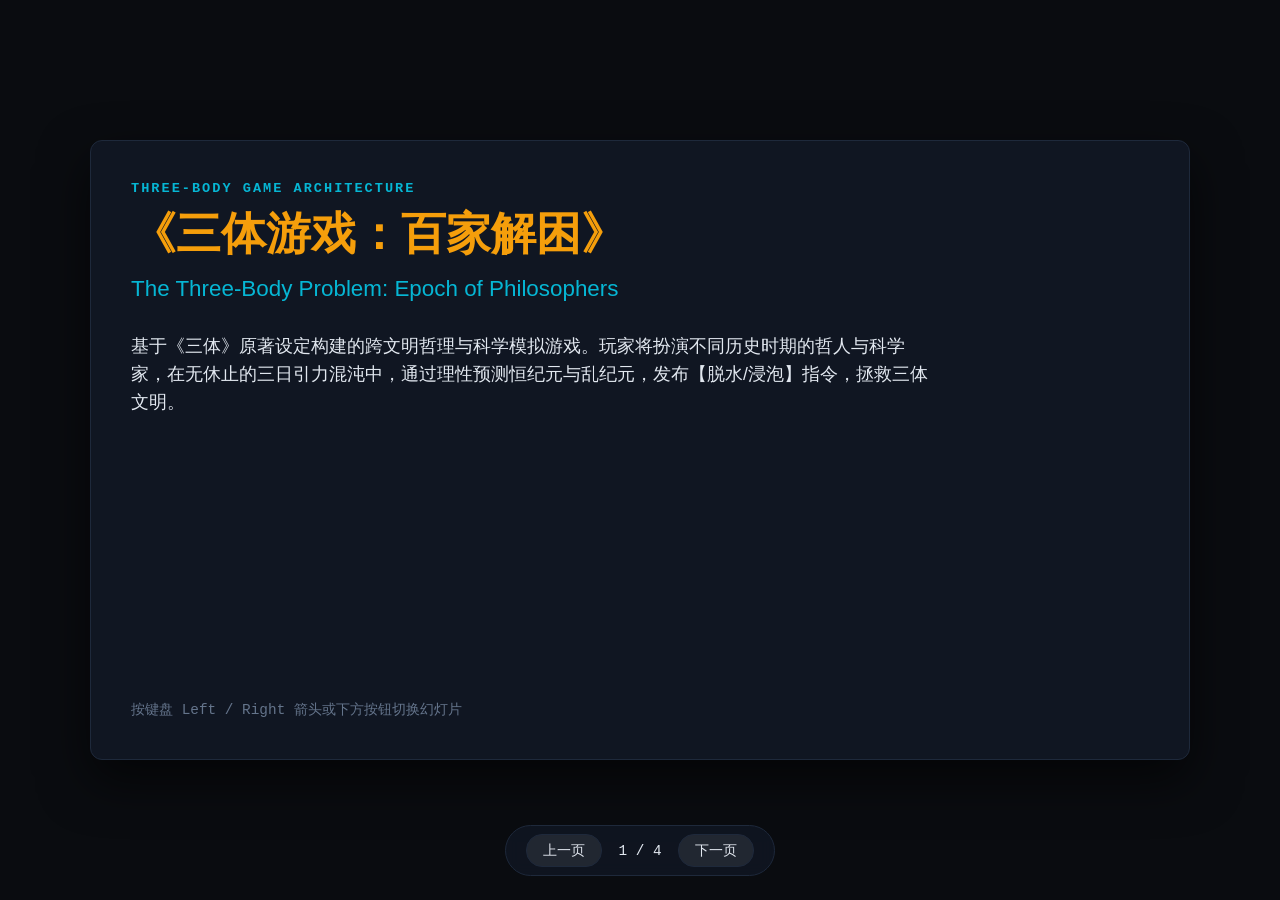
<file: presentation.html>
<!DOCTYPE html>
<html lang="zh-CN">
<head>
    <meta charset="UTF-8">
    <meta name="viewport" content="width=device-width, initial-scale=1.0">
    <title>三体游戏：百家解困 — 策划与架构方案</title>
    <style>
        :root {
            --bg-dark: #0a0c10;
            --panel-bg: #101622;
            --panel-border: #1e293b;
            --amber-primary: #f59e0b;
            --cyan-primary: #06b6d4;
            --green-stable: #10b981;
            --red-alert: #ef4444;
            --text-main: #e2e8f0;
            --text-muted: #64748b;
            --font-mono: 'Courier New', Courier, monospace;
        }

        * { box-sizing: border-box; margin: 0; padding: 0; }

        body {
            background-color: var(--bg-dark);
            color: var(--text-main);
            font-family: -apple-system, BlinkMacSystemFont, "Segoe UI", Roboto, sans-serif;
            display: flex;
            flex-direction: column;
            align-items: center;
            justify-content: center;
            min-height: 100vh;
            overflow: hidden;
        }

        .slide-container {
            width: 1100px;
            height: 620px;
            background: var(--panel-bg);
            border: 1px solid var(--panel-border);
            border-radius: 12px;
            position: relative;
            box-shadow: 0 20px 50px rgba(0, 0, 0, 0.6);
            padding: 40px;
            display: none;
            flex-direction: column;
            justify-content: space-between;
        }

        .slide-container.active {
            display: flex;
        }

        .kicker {
            font-family: var(--font-mono);
            font-size: 0.85rem;
            color: var(--cyan-primary);
            text-transform: uppercase;
            letter-spacing: 2px;
            font-weight: bold;
            margin-bottom: 8px;
        }

        .slide-title {
            font-size: 1.8rem;
            color: var(--amber-primary);
            font-weight: bold;
            margin-bottom: 24px;
        }

        .grid-3 {
            display: grid;
            grid-template-columns: repeat(3, 1fr);
            gap: 20px;
        }

        .grid-2 {
            display: grid;
            grid-template-columns: repeat(2, 1fr);
            gap: 20px;
        }

        .card {
            background: rgba(255, 255, 255, 0.02);
            border: 1px solid var(--panel-border);
            border-radius: 8px;
            padding: 24px;
            display: flex;
            flex-direction: column;
            gap: 12px;
        }

        .card-title {
            font-size: 1.1rem;
            font-weight: bold;
            color: var(--amber-primary);
        }

        .card-body {
            font-size: 0.95rem;
            color: var(--text-main);
            line-height: 1.5;
        }

        /* Nav controls */
        .controls {
            position: fixed;
            bottom: 24px;
            display: flex;
            gap: 16px;
            align-items: center;
            background: rgba(16, 22, 34, 0.9);
            padding: 8px 20px;
            border-radius: 30px;
            border: 1px solid var(--panel-border);
            backdrop-filter: blur(8px);
        }

        .btn-nav {
            background: rgba(255, 255, 255, 0.08);
            border: 1px solid var(--panel-border);
            color: var(--text-main);
            padding: 6px 16px;
            border-radius: 16px;
            cursor: pointer;
            font-size: 0.9rem;
        }

        .btn-nav:hover { background: var(--amber-primary); color: #000; }
    </style>
</head>
<body>

    <!-- Slide 1: Cover -->
    <div class="slide-container active">
        <div>
            <div class="kicker">THREE-BODY GAME ARCHITECTURE</div>
            <h1 style="font-size: 2.8rem; color: var(--amber-primary); margin-bottom: 12px;">《三体游戏：百家解困》</h1>
            <h2 style="font-size: 1.4rem; color: var(--cyan-primary); font-weight: normal; margin-bottom: 30px;">The Three-Body Problem: Epoch of Philosophers</h2>
            <p style="font-size: 1.1rem; line-height: 1.6; max-width: 800px; color: var(--text-main);">
                基于《三体》原著设定构建的跨文明哲理与科学模拟游戏。玩家将扮演不同历史时期的哲人与科学家，在无休止的三日引力混沌中，通过理性预测恒纪元与乱纪元，发布【脱水/浸泡】指令，拯救三体文明。
            </p>
        </div>
        <div style="font-family: var(--font-mono); color: var(--text-muted); font-size: 0.9rem;">
            按键盘 Left / Right 箭头或下方按钮切换幻灯片
        </div>
    </div>

    <!-- Slide 2: Lore & Objectives -->
    <div class="slide-container">
        <div>
            <div class="kicker">01 / CORE CONCEPT</div>
            <div class="slide-title">核心设定与体验目标</div>
            <div class="grid-3">
                <div class="card">
                    <div class="card-title">致敬原著 VR 游戏</div>
                    <div class="card-body">完整复刻周文王卜卦、墨子暗室光球、牛顿微积分与冯·诺依曼人肉计算机的经典思想碰撞。</div>
                </div>
                <div class="card">
                    <div class="card-title" style="color: var(--cyan-primary);">核心生存机制</div>
                    <div class="card-body">在乱纪元来临时及时【脱水】避难，在恒纪元来临时【浸泡】复苏繁衍与科研。</div>
                </div>
                <div class="card">
                    <div class="card-title" style="color: var(--green-stable);">文明纪元继承</div>
                    <div class="card-body">经历一次次毁灭与重生，将上一纪元的物理与哲学知识传承至下一个文明（如第137号文明）。</div>
                </div>
            </div>
        </div>
    </div>

    <!-- Slide 3: Gameplay Loop -->
    <div class="slide-container">
        <div>
            <div class="kicker">02 / GAMEPLAY LOOP</div>
            <div class="slide-title">核心玩法循环</div>
            <div class="grid-2" style="grid-template-columns: repeat(4, 1fr);">
                <div class="card">
                    <div class="card-title">1. 观天象</div>
                    <div class="card-body">观察太阳数量、地表温度、飞星轨迹与巨型单摆周期。</div>
                </div>
                <div class="card">
                    <div class="card-title" style="color: var(--cyan-primary);">2. 集智者</div>
                    <div class="card-body">招募与组合不同学派的哲人（文王、墨子、牛顿、冯诺依曼）。</div>
                </div>
                <div class="card">
                    <div class="card-title" style="color: var(--green-stable);">3. 定策略</div>
                    <div class="card-body">分析预测报告，发布【脱水/浸泡】指令并分配生产力。</div>
                </div>
                <div class="card">
                    <div class="card-title" style="color: var(--red-alert);">4. 历纪元</div>
                    <div class="card-body">验证预测结果，经历毁灭或繁荣，传承知识遗产。</div>
                </div>
            </div>
        </div>
    </div>

    <!-- Slide 4: Prototype -->
    <div class="slide-container">
        <div>
            <div class="kicker">03 / PLAYABLE DEMO</div>
            <div class="slide-title">实机 MVP 原型已就绪</div>
            <div class="card" style="border-color: var(--amber-primary);">
                <div class="card-title">本地在线体验 (Local Interactive Preview)</div>
                <div class="card-body">
                    已为你构建可直接试玩的 HTML5 / Canvas / JS 原型程序，支持三体引力模拟、遥测显示、哲人预测与脱水指令。
                    <br><br>
                    <strong>试玩地址：</strong> <code style="color: var(--cyan-primary); font-family: var(--font-mono);">http://localhost:8088/index.html</code>
                </div>
            </div>
        </div>
    </div>

    <!-- Controls -->
    <div class="controls">
        <button class="btn-nav" id="btn-prev">上一页</button>
        <span id="slide-counter" style="font-family: var(--font-mono); font-size: 0.9rem;">1 / 4</span>
        <button class="btn-nav" id="btn-next">下一页</button>
    </div>

    <script>
        const slides = document.querySelectorAll('.slide-container');
        let current = 0;

        function showSlide(index) {
            slides.forEach((s, i) => s.classList.toggle('active', i === index));
            document.getElementById('slide-counter').innerText = `${index + 1} / ${slides.length}`;
        }

        document.getElementById('btn-prev').addEventListener('click', () => {
            if (current > 0) { current--; showSlide(current); }
        });
        document.getElementById('btn-next').addEventListener('click', () => {
            if (current < slides.length - 1) { current++; showSlide(current); }
        });

        document.addEventListener('keydown', (e) => {
            if (e.key === 'ArrowRight' || e.key === ' ') {
                if (current < slides.length - 1) { current++; showSlide(current); }
            } else if (e.key === 'ArrowLeft') {
                if (current > 0) { current--; showSlide(current); }
            }
        });
    </script>
</body>
</html>
</file>
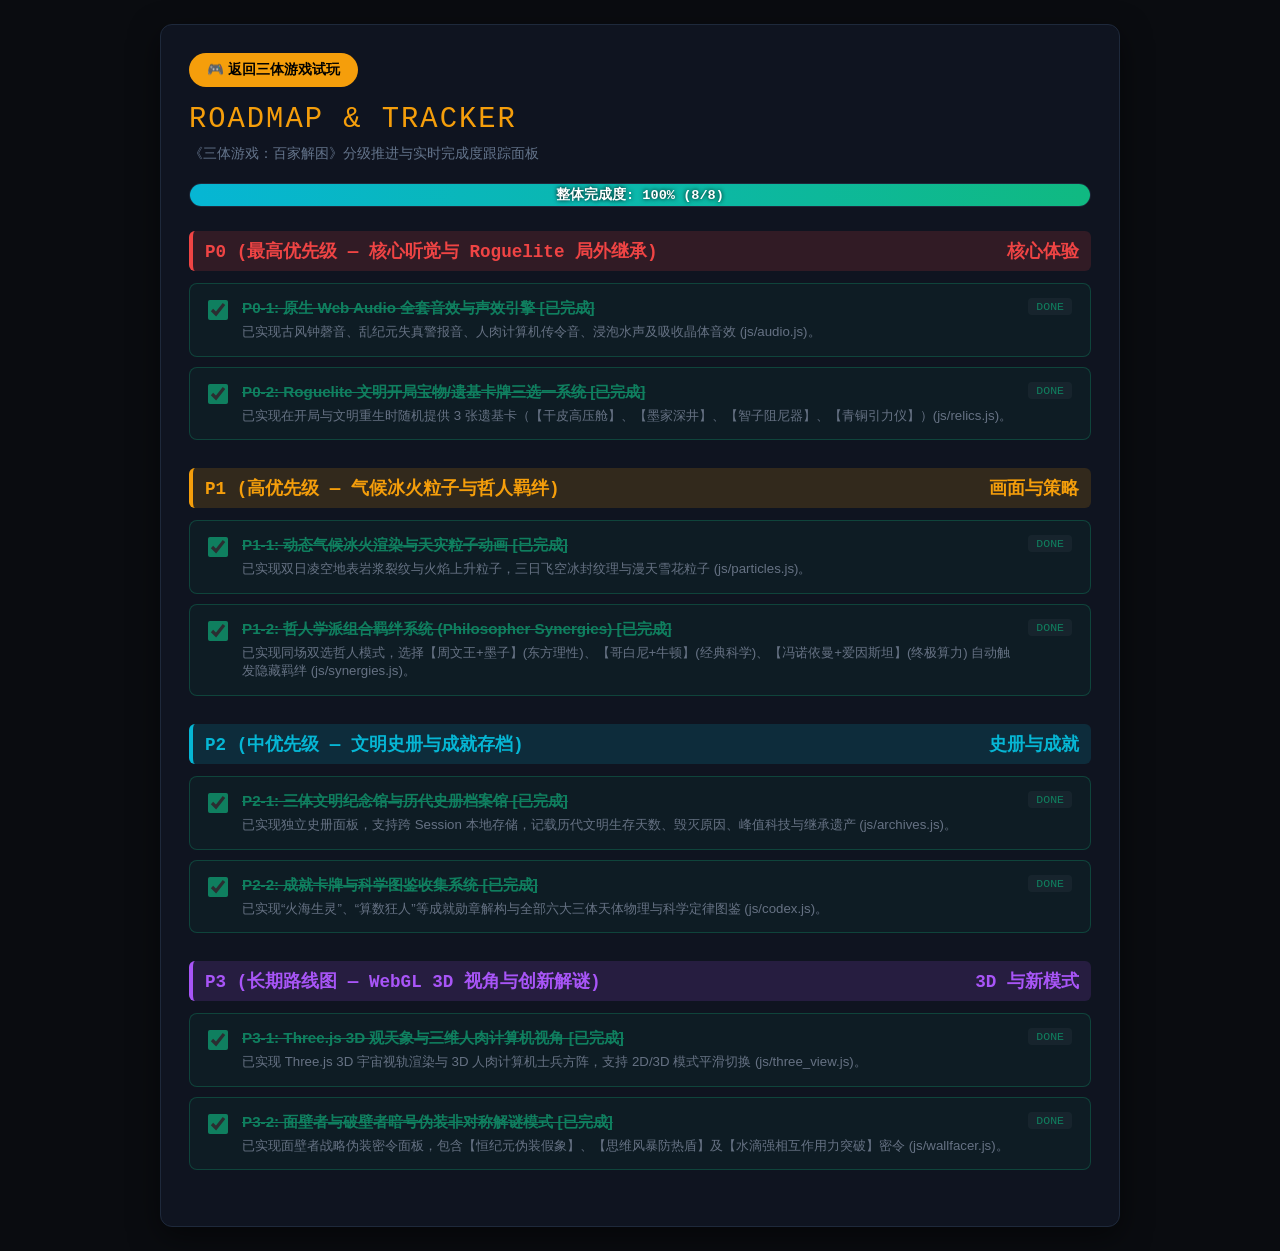
<file: roadmap.html>
<!DOCTYPE html>
<html lang="zh-CN">
<head>
    <meta charset="UTF-8">
    <meta name="viewport" content="width=device-width, initial-scale=1.0">
    <title>三体游戏：优化与推进路线图 (Roadmap & Progress Tracker)</title>
    <link rel="stylesheet" href="css/style.css">
    <style>
        body {
            background-color: #0a0c10;
            color: #e2e8f0;
            font-family: -apple-system, BlinkMacSystemFont, "Segoe UI", Roboto, sans-serif;
            padding: 24px;
            overflow-y: auto;
            height: auto;
            min-height: 100vh;
        }

        .tracker-container {
            max-width: 960px;
            margin: 0 auto;
            background: rgba(16, 22, 34, 0.9);
            border: 1px solid #1e293b;
            border-radius: 12px;
            padding: 28px;
            box-shadow: 0 10px 30px rgba(0, 0, 0, 0.5);
        }

        .header-title {
            font-family: 'Courier New', monospace;
            font-size: 1.8rem;
            color: #f59e0b;
            margin-bottom: 8px;
            letter-spacing: 2px;
        }

        .header-desc {
            font-size: 0.9rem;
            color: #64748b;
            margin-bottom: 20px;
        }

        .progress-bar-container {
            background: rgba(255, 255, 255, 0.05);
            border: 1px solid #1e293b;
            border-radius: 20px;
            height: 24px;
            position: relative;
            overflow: hidden;
            margin-bottom: 24px;
        }

        .progress-bar-fill {
            height: 100%;
            background: linear-gradient(90deg, #06b6d4, #10b981);
            width: 100%;
            transition: width 0.4s ease;
        }

        .progress-text {
            position: absolute;
            top: 50%; left: 50%;
            transform: translate(-50%, -50%);
            font-family: 'Courier New', monospace;
            font-size: 0.85rem;
            font-weight: bold;
            color: #ffffff;
            text-shadow: 0 0 4px #000;
        }

        .priority-section {
            margin-bottom: 28px;
        }

        .priority-header {
            font-family: 'Courier New', monospace;
            font-size: 1.1rem;
            font-weight: bold;
            padding: 8px 12px;
            border-radius: 6px;
            margin-bottom: 12px;
            display: flex;
            justify-content: space-between;
            align-items: center;
        }

        .p0-header { background: rgba(239, 68, 68, 0.15); border-left: 4px solid #ef4444; color: #ef4444; }
        .p1-header { background: rgba(245, 158, 11, 0.15); border-left: 4px solid #f59e0b; color: #f59e0b; }
        .p2-header { background: rgba(6, 182, 212, 0.15); border-left: 4px solid #06b6d4; color: #06b6d4; }
        .p3-header { background: rgba(168, 85, 247, 0.15); border-left: 4px solid #a855f7; color: #a855f7; }

        .task-list {
            display: flex;
            flex-direction: column;
            gap: 10px;
        }

        .task-card {
            background: rgba(255, 255, 255, 0.02);
            border: 1px solid #1e293b;
            border-radius: 8px;
            padding: 14px 18px;
            display: flex;
            align-items: flex-start;
            gap: 14px;
            transition: all 0.2s ease;
        }

        .task-card:hover {
            border-color: #06b6d4;
            background: rgba(6, 182, 212, 0.04);
        }

        .task-card.completed {
            opacity: 0.65;
            background: rgba(16, 185, 129, 0.08);
            border-color: rgba(16, 185, 129, 0.4);
        }

        .task-checkbox {
            width: 20px;
            height: 20px;
            accent-color: #10b981;
            cursor: pointer;
            margin-top: 2px;
        }

        .task-content {
            flex: 1;
        }

        .task-title {
            font-size: 0.95rem;
            font-weight: bold;
            color: #e2e8f0;
            margin-bottom: 4px;
        }

        .task-card.completed .task-title {
            text-decoration: line-through;
            color: #10b981;
        }

        .task-desc {
            font-size: 0.83rem;
            color: #94a3b8;
            line-height: 1.4;
        }

        .task-badge {
            font-size: 0.72rem;
            font-family: 'Courier New', monospace;
            padding: 2px 8px;
            border-radius: 4px;
            background: rgba(255, 255, 255, 0.06);
            color: #64748b;
        }

        .btn-nav-game {
            display: inline-block;
            margin-bottom: 16px;
            padding: 8px 18px;
            background: #f59e0b;
            color: #000;
            font-weight: bold;
            font-size: 0.85rem;
            border-radius: 20px;
            text-decoration: none;
            transition: transform 0.2s ease;
        }
        .btn-nav-game:hover { transform: scale(1.04); }
    </style>
</head>
<body>

    <div class="tracker-container">
        <a href="index.html" class="btn-nav-game">🎮 返回三体游戏试玩</a>

        <div class="header-title">ROADMAP & TRACKER</div>
        <div class="header-desc">《三体游戏：百家解困》分级推进与实时完成度跟踪面板</div>

        <div class="progress-bar-container">
            <div id="progress-fill" class="progress-bar-fill" style="width: 100%;"></div>
            <div id="progress-text" class="progress-text">整体完成度: 100% (8/8)</div>
        </div>

        <!-- P0 Section -->
        <div class="priority-section">
            <div class="priority-header p0-header">
                <span>P0 (最高优先级 — 核心听觉与 Roguelite 局外继承)</span>
                <span>核心体验</span>
            </div>
            <div class="task-list">
                <div class="task-card completed" data-id="p0-1">
                    <input type="checkbox" class="task-checkbox" checked>
                    <div class="task-content">
                        <div class="task-title">P0-1: 原生 Web Audio 全套音效与声效引擎 [已完成]</div>
                        <div class="task-desc">已实现古风钟磬音、乱纪元失真警报音、人肉计算机传令音、浸泡水声及吸收晶体音效 (js/audio.js)。</div>
                    </div>
                    <span class="task-badge" style="color: #10b981;">DONE</span>
                </div>
                <div class="task-card completed" data-id="p0-2">
                    <input type="checkbox" class="task-checkbox" checked>
                    <div class="task-content">
                        <div class="task-title">P0-2: Roguelite 文明开局宝物/遗基卡牌三选一系统 [已完成]</div>
                        <div class="task-desc">已实现在开局与文明重生时随机提供 3 张遗基卡（【干皮高压舱】、【墨家深井】、【智子阻尼器】、【青铜引力仪】）(js/relics.js)。</div>
                    </div>
                    <span class="task-badge" style="color: #10b981;">DONE</span>
                </div>
            </div>
        </div>

        <!-- P1 Section -->
        <div class="priority-section">
            <div class="priority-header p1-header">
                <span>P1 (高优先级 — 气候冰火粒子与哲人羁绊)</span>
                <span>画面与策略</span>
            </div>
            <div class="task-list">
                <div class="task-card completed" data-id="p1-1">
                    <input type="checkbox" class="task-checkbox" checked>
                    <div class="task-content">
                        <div class="task-title">P1-1: 动态气候冰火渲染与天灾粒子动画 [已完成]</div>
                        <div class="task-desc">已实现双日凌空地表岩浆裂纹与火焰上升粒子，三日飞空冰封纹理与漫天雪花粒子 (js/particles.js)。</div>
                    </div>
                    <span class="task-badge" style="color: #10b981;">DONE</span>
                </div>
                <div class="task-card completed" data-id="p1-2">
                    <input type="checkbox" class="task-checkbox" checked>
                    <div class="task-content">
                        <div class="task-title">P1-2: 哲人学派组合羁绊系统 (Philosopher Synergies) [已完成]</div>
                        <div class="task-desc">已实现同场双选哲人模式，选择【周文王+墨子】(东方理性)、【哥白尼+牛顿】(经典科学)、【冯诺依曼+爱因斯坦】(终极算力) 自动触发隐藏羁绊 (js/synergies.js)。</div>
                    </div>
                    <span class="task-badge" style="color: #10b981;">DONE</span>
                </div>
            </div>
        </div>

        <!-- P2 Section -->
        <div class="priority-section">
            <div class="priority-header p2-header">
                <span>P2 (中优先级 — 文明史册与成就存档)</span>
                <span>史册与成就</span>
            </div>
            <div class="task-list">
                <div class="task-card completed" data-id="p2-1">
                    <input type="checkbox" class="task-checkbox" checked>
                    <div class="task-content">
                        <div class="task-title">P2-1: 三体文明纪念馆与历代史册档案馆 [已完成]</div>
                        <div class="task-desc">已实现独立史册面板，支持跨 Session 本地存储，记载历代文明生存天数、毁灭原因、峰值科技与继承遗产 (js/archives.js)。</div>
                    </div>
                    <span class="task-badge" style="color: #10b981;">DONE</span>
                </div>
                <div class="task-card completed" data-id="p2-2">
                    <input type="checkbox" class="task-checkbox" checked>
                    <div class="task-content">
                        <div class="task-title">P2-2: 成就卡牌与科学图鉴收集系统 [已完成]</div>
                        <div class="task-desc">已实现“火海生灵”、“算数狂人”等成就勋章解构与全部六大三体天体物理与科学定律图鉴 (js/codex.js)。</div>
                    </div>
                    <span class="task-badge" style="color: #10b981;">DONE</span>
                </div>
            </div>
        </div>

        <!-- P3 Section -->
        <div class="priority-section">
            <div class="priority-header p3-header">
                <span>P3 (长期路线图 — WebGL 3D 视角与创新解谜)</span>
                <span>3D 与新模式</span>
            </div>
            <div class="task-list">
                <div class="task-card completed" data-id="p3-1">
                    <input type="checkbox" class="task-checkbox" checked>
                    <div class="task-content">
                        <div class="task-title">P3-1: Three.js 3D 观天象与三维人肉计算机视角 [已完成]</div>
                        <div class="task-desc">已实现 Three.js 3D 宇宙视轨渲染与 3D 人肉计算机士兵方阵，支持 2D/3D 模式平滑切换 (js/three_view.js)。</div>
                    </div>
                    <span class="task-badge" style="color: #10b981;">DONE</span>
                </div>
                <div class="task-card completed" data-id="p3-2">
                    <input type="checkbox" class="task-checkbox" checked>
                    <div class="task-content">
                        <div class="task-title">P3-2: 面壁者与破壁者暗号伪装非对称解谜模式 [已完成]</div>
                        <div class="task-desc">已实现面壁者战略伪装密令面板，包含【恒纪元伪装假象】、【思维风暴防热盾】及【水滴强相互作用力突破】密令 (js/wallfacer.js)。</div>
                    </div>
                    <span class="task-badge" style="color: #10b981;">DONE</span>
                </div>
            </div>
        </div>
    </div>

    <script>
        document.addEventListener('DOMContentLoaded', () => {
            const checkboxes = document.querySelectorAll('.task-checkbox');
            const progressFill = document.getElementById('progress-fill');
            const progressText = document.getElementById('progress-text');

            const savedState = JSON.parse(localStorage.getItem('threebody_roadmap_state') || '{"p0-1":true,"p0-2":true,"p1-1":true,"p1-2":true,"p2-1":true,"p2-2":true,"p3-1":true,"p3-2":true}');

            checkboxes.forEach((cb) => {
                const card = cb.closest('.task-card');
                const taskId = card.dataset.id;

                if (savedState[taskId]) {
                    cb.checked = true;
                    card.classList.add('completed');
                }

                cb.addEventListener('change', () => {
                    if (cb.checked) card.classList.add('completed');
                    else card.classList.remove('completed');

                    savedState[taskId] = cb.checked;
                    localStorage.setItem('threebody_roadmap_state', JSON.stringify(savedState));
                    updateProgress();
                });
            });

            function updateProgress() {
                const total = checkboxes.length;
                let checked = 0;
                checkboxes.forEach(cb => { if (cb.checked) checked++; });
                const percent = Math.round((checked / total) * 100);

                progressFill.style.width = `${percent}%`;
                progressText.innerText = `整体完成度: ${percent}% (${checked}/${total})`;
            }

            updateProgress();
        });
    </script>
</body>
</html>
</file>
<file: css/style.css>
:root {
    --bg-dark: #0a0c10;
    --panel-bg: rgba(16, 22, 34, 0.94);
    --panel-border: #1e293b;
    --amber-primary: #f59e0b;
    --amber-glow: rgba(245, 158, 11, 0.35);
    --cyan-primary: #06b6d4;
    --cyan-glow: rgba(6, 182, 212, 0.35);
    --red-alert: #ef4444;
    --green-stable: #10b981;
    --purple-sophon: #a855f7;
    --purple-glow: rgba(168, 85, 247, 0.35);
    --text-main: #e2e8f0;
    --text-muted: #64748b;
    --font-mono: 'Courier New', Courier, monospace;
}

* {
    box-sizing: border-box; margin: 0; padding: 0; user-select: none;
    scrollbar-width: thin; scrollbar-color: var(--cyan-primary) rgba(0, 0, 0, 0.3);
}

body {
    background-color: var(--bg-dark); color: var(--text-main);
    font-family: -apple-system, BlinkMacSystemFont, "Segoe UI", Roboto, sans-serif;
    overflow: hidden; height: 100vh; width: 100vw; display: flex; flex-direction: column;
}

.shake { animation: shakeAnim 0.4s cubic-bezier(.36,.07,.19,.97) both; }
@keyframes shakeAnim {
    10%, 90% { transform: translate3d(-2px, 0, 0); }
    20%, 80% { transform: translate3d(4px, 0, 0); }
    30%, 50%, 70% { transform: translate3d(-6px, 0, 0); }
    40%, 60% { transform: translate3d(6px, 0, 0); }
}

.scanline {
    position: fixed; top: 0; left: 0; width: 100%; height: 100%;
    background: linear-gradient(rgba(18, 16, 16, 0) 50%, rgba(0, 0, 0, 0.25) 50%);
    background-size: 100% 4px; z-index: 100; pointer-events: none; opacity: 0.5;
}

.retinal-countdown {
    position: fixed; top: 20px; right: 20px;
    font-family: var(--font-mono); font-size: 2rem; font-weight: bold;
    color: var(--purple-sophon); text-shadow: 0 0 12px var(--purple-glow), 2px 2px 0px rgba(255,0,0,0.5);
    z-index: 99; pointer-events: none; opacity: 0; transition: opacity 0.5s ease; letter-spacing: 4px;
}
.retinal-countdown.active { opacity: 0.85; animation: glitch 1.5s infinite alternate; }

header {
    height: 54px; background: #101622; background: var(--panel-bg);
    border-bottom: 1px solid var(--panel-border);
    display: flex; align-items: center; justify-content: space-between;
    padding: 0 20px; z-index: 150;
    -webkit-backdrop-filter: blur(8px); backdrop-filter: blur(8px);
}

.logo-title {
    display: flex; align-items: center; gap: 10px;
    font-family: var(--font-mono); font-weight: bold; font-size: 1.05rem;
    color: var(--amber-primary); letter-spacing: 2px;
}

.logo-badge {
    background: rgba(245, 158, 11, 0.15); border: 1px solid var(--amber-primary);
    padding: 2px 6px; font-size: 0.7rem; border-radius: 4px;
}

.epoch-banner { display: flex; align-items: center; gap: 16px; font-family: var(--font-mono); }
.epoch-badge { font-size: 0.95rem; font-weight: bold; color: var(--cyan-primary); }

.state-tag {
    padding: 3px 10px; border-radius: 20px; font-size: 0.8rem; font-weight: bold;
    letter-spacing: 1px; animation: pulse 2s infinite;
}
.state-tag.stable { background: rgba(16, 185, 129, 0.2); border: 1px solid var(--green-stable); color: var(--green-stable); }
.state-tag.chaotic { background: rgba(239, 68, 68, 0.2); border: 1px solid var(--red-alert); color: var(--red-alert); }
.state-tag.dehydrated { background: rgba(245, 158, 11, 0.2); border: 1px solid var(--amber-primary); color: var(--amber-primary); }

main {
    flex: 1; display: grid;
    grid-template-columns: 310px 1fr 330px; grid-template-rows: 1fr;
    gap: 10px; padding: 10px; position: relative; overflow: hidden;
}

.panel {
    background: #101622; background: var(--panel-bg);
    border: 1px solid var(--panel-border); border-radius: 8px; padding: 14px;
    display: flex; flex-direction: column; gap: 12px;
    -webkit-backdrop-filter: blur(6px); backdrop-filter: blur(6px);
    z-index: 10; overflow-y: auto; min-height: 0;
}

.panel-title {
    font-size: 0.8rem; font-family: var(--font-mono); text-transform: uppercase;
    color: var(--text-muted); letter-spacing: 1.5px; border-bottom: 1px solid var(--panel-border);
    padding-bottom: 6px; display: flex; justify-content: space-between; align-items: center;
}

.telemetry-grid { display: grid; grid-template-columns: 1fr 1fr; gap: 8px; }
.telemetry-card {
    background: rgba(255, 255, 255, 0.03); border: 1px solid rgba(255, 255, 255, 0.05);
    border-radius: 6px; padding: 8px; display: flex; flex-direction: column; gap: 3px;
}
.telemetry-label { font-size: 0.72rem; color: var(--text-muted); }
.telemetry-val { font-family: var(--font-mono); font-size: 1.05rem; font-weight: bold; color: var(--text-main); }

.meter-group { display: flex; flex-direction: column; gap: 5px; }
.meter-header { display: flex; justify-content: space-between; font-size: 0.8rem; }
.meter-bar-bg { height: 8px; background: rgba(255, 255, 255, 0.08); border-radius: 4px; overflow: hidden; }
.meter-bar-fill { height: 100%; border-radius: 4px; transition: width 0.3s ease; }

.viewport-container {
    position: relative; background: #000; border-radius: 8px;
    border: 1px solid var(--panel-border); overflow: hidden; display: flex; flex-direction: column;
    cursor: crosshair;
}

#canvas-container { flex: 1; position: relative; width: 100%; height: 100%; min-height: 0; }
canvas { position: absolute; top: 0; left: 0; width: 100%; height: 100%; }

.viewport-overlay {
    position: absolute; top: 14px; left: 14px; pointer-events: none;
    display: flex; flex-direction: column; gap: 8px; font-family: var(--font-mono);
}

.view-tabs {
    position: absolute; top: 14px; right: 14px; z-index: 25;
    display: flex; gap: 6px; background: rgba(10, 12, 16, 0.85);
    padding: 4px; border-radius: 20px; border: 1px solid var(--panel-border);
}

.tab-btn {
    padding: 5px 14px; border-radius: 16px; font-size: 0.78rem; font-weight: bold;
    cursor: pointer; border: none; background: transparent; color: var(--text-muted);
    transition: all 0.2s ease;
}
.tab-btn.active { background: var(--amber-primary); color: #000; box-shadow: 0 0 10px var(--amber-glow); }

.sun-indicator {
    background: rgba(0, 0, 0, 0.65); border: 1px solid rgba(245, 158, 11, 0.4);
    padding: 5px 10px; border-radius: 4px; font-size: 0.8rem; color: var(--amber-primary);
    display: flex; align-items: center; gap: 6px;
}

.command-bar {
    position: absolute; bottom: 16px; left: 50%; transform: translateX(-50%);
    display: flex; gap: 10px; z-index: 20; background: rgba(10, 12, 16, 0.92);
    border: 1px solid var(--panel-border); padding: 8px 16px; border-radius: 30px;
    -webkit-backdrop-filter: blur(12px); backdrop-filter: blur(12px);
    box-shadow: 0 10px 25px rgba(0, 0, 0, 0.6);
}

.btn-cmd {
    padding: 7px 15px; border-radius: 18px; font-weight: bold; font-size: 0.82rem;
    cursor: pointer; border: 1px solid transparent; transition: all 0.2s ease;
    display: flex; align-items: center; gap: 5px;
}
.btn-dehydrate { background: linear-gradient(135deg, #d97706, #b45309); color: #fff; }
.btn-rehydrate { background: linear-gradient(135deg, #0284c7, #0369a1); color: #fff; }
.btn-system { background: rgba(255, 255, 255, 0.05); border: 1px solid var(--panel-border); color: var(--text-main); }
.btn-system:hover { background: rgba(255, 255, 255, 0.12); transform: translateY(-2px); }

/* Dilemma Choice Popup Card */
.dilemma-popup {
    position: absolute; top: 50%; left: 50%; transform: translate(-50%, -50%);
    width: 440px; background: rgba(16, 22, 34, 0.96); border: 2px solid var(--amber-primary);
    box-shadow: 0 0 30px var(--amber-glow); border-radius: 12px; padding: 20px;
    z-index: 150; display: none; flex-direction: column; gap: 12px;
    -webkit-backdrop-filter: blur(16px); backdrop-filter: blur(16px); animation: popupAnim 0.3s ease-out;
}
.dilemma-popup.active { display: flex; }

.dilemma-title { font-size: 1.2rem; font-weight: bold; color: var(--amber-primary); font-family: var(--font-mono); }
.dilemma-desc { font-size: 0.85rem; line-height: 1.4; color: var(--text-main); }
.dilemma-options { display: flex; flex-direction: column; gap: 8px; margin-top: 6px; }

.btn-dilemma-option {
    padding: 10px; border-radius: 6px; border: 1px solid var(--panel-border);
    background: rgba(255, 255, 255, 0.04); color: var(--text-main); font-size: 0.82rem;
    cursor: pointer; text-align: left; transition: all 0.2s ease;
}
.btn-dilemma-option:hover {
    border-color: var(--cyan-primary); background: rgba(6, 182, 212, 0.12); transform: translateX(4px);
}

/* Relic Draft Cards UI */
.relic-options-grid {
    display: grid; grid-template-columns: repeat(3, 1fr); gap: 14px; margin-top: 12px;
}
.relic-card {
    background: rgba(255, 255, 255, 0.03); border: 1px solid var(--panel-border);
    border-radius: 8px; padding: 16px; cursor: pointer; display: flex;
    flex-direction: column; gap: 8px; transition: all 0.2s ease;
}
.relic-card:hover {
    border-color: var(--amber-primary); background: rgba(245, 158, 11, 0.1);
    transform: translateY(-4px); box-shadow: 0 0 15px var(--amber-glow);
}
.relic-title { font-weight: bold; font-size: 0.95rem; color: var(--amber-primary); text-align: center; }
.relic-desc { font-size: 0.78rem; color: var(--text-main); line-height: 1.35; }

/* Archives & Codex List UI - Firefox Cross-Browser Fixes */
.archives-list {
    display: flex; flex-direction: column; gap: 10px;
    overflow-y: auto; padding-right: 6px; min-height: 0; flex: 1;
    scrollbar-width: thin; scrollbar-color: var(--cyan-primary) rgba(0, 0, 0, 0.3);
}
.archive-item {
    background: rgba(255, 255, 255, 0.03); border: 1px solid var(--panel-border);
    border-radius: 6px; padding: 10px 14px; display: flex; flex-direction: column; gap: 4px; flex-shrink: 0;
}

/* Codex Tab Views */
.codex-tab-nav {
    display: flex; gap: 10px; border-bottom: 1px solid var(--panel-border); padding-bottom: 8px; margin-top: 4px;
}
.codex-tab-btn {
    padding: 6px 16px; border-radius: 16px; border: 1px solid var(--panel-border);
    background: rgba(255, 255, 255, 0.04); color: var(--text-muted); font-size: 0.85rem; font-weight: bold;
    cursor: pointer; transition: all 0.2s ease;
}
.codex-tab-btn.active {
    background: var(--cyan-primary); color: #000; border-color: var(--cyan-primary); box-shadow: 0 0 10px var(--cyan-glow);
}

.codex-tab-content {
    display: none; flex-direction: column; gap: 10px; max-height: 52vh; overflow-y: auto;
    min-height: 0; flex: 1; padding-right: 6px;
    scrollbar-width: thin; scrollbar-color: var(--cyan-primary) rgba(0, 0, 0, 0.3);
}
.codex-tab-content.active { display: flex; }

.philosopher-list { display: flex; flex-direction: column; gap: 8px; }
.philosopher-card {
    background: rgba(255, 255, 255, 0.03); border: 1px solid var(--panel-border);
    border-radius: 6px; padding: 8px; display: flex; flex-direction: column; gap: 4px; cursor: pointer;
}
.philosopher-card:hover { border-color: var(--cyan-primary); }
.philosopher-card.active { border-color: var(--amber-primary); background: rgba(245, 158, 11, 0.08); }

.log-console {
    flex: 1; background: rgba(0, 0, 0, 0.55); border: 1px solid var(--panel-border);
    border-radius: 6px; padding: 6px; font-family: var(--font-mono); font-size: 0.7rem;
    overflow-y: auto; display: flex; flex-direction: column; gap: 3px; height: 110px; min-height: 0;
}
.log-entry.info { color: var(--text-muted); }
.log-entry.warn { color: var(--amber-primary); }
.log-entry.alert { color: var(--red-alert); font-weight: bold; }
.log-entry.success { color: var(--green-stable); }
.log-entry.system { color: var(--cyan-primary); }
.log-entry.sophon { color: var(--purple-sophon); font-weight: bold; }

/* Firefox Modal Overlay & Card Sizing Fixes */
.modal-overlay {
    position: fixed; top: 0; left: 0; width: 100vw; height: 100vh;
    background: #0a0c10; background: rgba(5, 7, 10, 0.92);
    -webkit-backdrop-filter: blur(16px); backdrop-filter: blur(16px);
    z-index: 200; display: none; align-items: center; justify-content: center;
}
.modal-overlay.active { display: flex; opacity: 1; pointer-events: all; }

#modal-archives { z-index: 300; }
#modal-codex { z-index: 300; }

.modal-card {
    background: #101622; background: var(--panel-bg);
    border: 1px solid var(--amber-primary); box-shadow: 0 0 30px var(--amber-glow);
    border-radius: 12px; width: 660px; max-width: 92vw; max-height: 85vh;
    overflow: hidden; min-height: 0; flex-shrink: 1;
    padding: 24px; display: flex; flex-direction: column; gap: 12px;
}

.modal-title { font-family: var(--font-mono); font-size: 1.5rem; color: var(--amber-primary); text-align: center; flex-shrink: 0; }
.modal-subtitle { font-size: 0.85rem; color: var(--text-muted); text-align: center; flex-shrink: 0; }
.modal-body { font-size: 0.85rem; line-height: 1.5; color: var(--text-main); background: rgba(0,0,0,0.4); padding: 14px; border-radius: 6px; border-left: 3px solid var(--amber-primary); flex-shrink: 0; }
.modal-btn { padding: 8px 24px; background: var(--amber-primary); color: #000; font-weight: bold; font-size: 0.9rem; border: none; border-radius: 18px; cursor: pointer; align-self: center; flex-shrink: 0; margin-top: auto; }

.flag-indicator { width: 18px; height: 18px; border-radius: 50%; display: inline-block; }
.flag-white { background: #ffffff; box-shadow: 0 0 8px #fff; }
.flag-black { background: #334155; border: 1px solid #64748b; }

.control-slider-group { display: flex; flex-direction: column; gap: 4px; margin-top: 4px; }
.slider-label { display: flex; justify-content: space-between; font-size: 0.75rem; color: var(--text-muted); }
input[type=range] { width: 100%; accent-color: var(--cyan-primary); }
</file>
